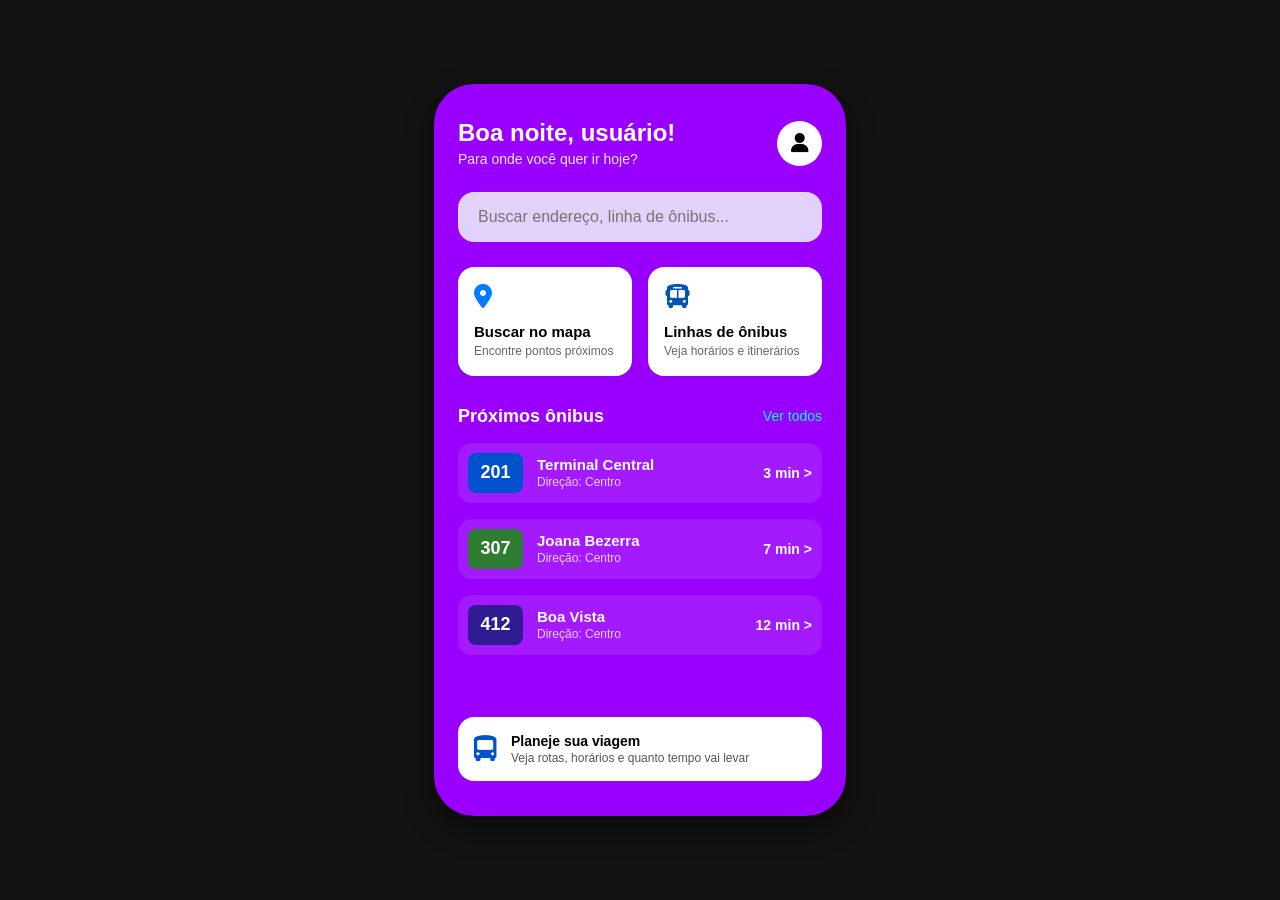
<file: index.html>
<!DOCTYPE html>
<html lang="pt-BR">
<head>
    <meta charset="UTF-8">
    <meta name="viewport" content="width=device-width, initial-scale=1.0">
    <title>Painel de Ônibus</title>
    <link rel="stylesheet" href="style.css">
    <link rel="stylesheet" href="https://cdnjs.cloudflare.com/ajax/libs/font-awesome/6.4.0/css/all.min.css">
</head>
<body>

    <div class="app-container main-screen">
        <header class="app-header">
            <div class="user-info">
                <h1>Olá, usuário!</h1>
                <p>Para onde você quer ir hoje?</p>
            </div>
            <div class="user-avatar">
                <i class="fa-solid fa-user"></i>
            </div>
        </header>
        <div class="search-container">
            <div class="search-box">
                <input type="text" placeholder="Buscar endereço, linha de ônibus...">
            </div>
        </div>
        <div class="actions-grid">
            <a href="mapa.html" class="action-card nav-link">
                <div class="icon-wrapper blue-icon">
                    <i class="fa-solid fa-location-dot"></i>
                </div>
                <h3>Buscar no mapa</h3>
                <p>Encontre pontos próximos</p>
            </a>

            <div class="action-card">
                <div class="icon-wrapper bus-icon">
                    <i class="fa-solid fa-bus"></i>
                </div>
                <h3>Linhas de ônibus</h3>
                <p>Veja horários e itinerários</p>
            </div>
        </div>
        <section class="bus-section">
            <div class="section-header">
                <h2>Próximos ônibus</h2>
                <a href="#" class="see-all">Ver todos</a>
            </div>
            <div class="bus-item">
                <div class="bus-number badge-201">201</div>
                <div class="bus-details">
                    <h4>Terminal Central</h4>
                    <p>Direção: Centro</p>
                </div>
                <div class="bus-time">3 min &gt;</div>
            </div>
            <div class="bus-item">
                <div class="bus-number badge-307">307</div>
                <div class="bus-details">
                    <h4>Joana Bezerra</h4>
                    <p>Direção: Centro</p>
                </div>
                <div class="bus-time">7 min &gt;</div>
            </div>
            <div class="bus-item">
                <div class="bus-number badge-412">412</div>
                <div class="bus-details">
                    <h4>Boa Vista</h4>
                    <p>Direção: Centro</p>
                </div>
                <div class="bus-time">12 min &gt;</div>
            </div>
        </section>
        <footer class="footer-banner">
            <div class="banner-icon">
                <i class="fa-solid fa-bus-simple"></i>
            </div>
            <div class="banner-text">
                <h3>Planeje sua viagem</h3>
                <p>Veja rotas, horários e quanto tempo vai levar</p>
            </div>
        </footer>
    </div>

    <script src="script.js"></script>
</body>
</html>
</file>
<file: style.css>
* {
    margin: 0;
    padding: 0;
    box-sizing: border-box;
    font-family: 'Segoe UI', Tahoma, Geneva, Verdana, sans-serif;
}

body {
    background-color: #121212;
    display: flex;
    justify-content: center;
    align-items: center;
    min-height: 100vh;
    padding: 20px;
}

.app-container {
    width: 100%;
    max-width: 412px;
    height: 732px;
    border-radius: 40px;
    position: relative;
    overflow: hidden;
    box-shadow: 0 12px 30px rgba(0, 0, 0, 0.4);
}

.main-screen {
    background-color: #9900FF; 
    padding: 35px 24px;
    display: flex;
    flex-direction: column;
}

.app-header {
    display: flex;
    justify-content: space-between;
    align-items: center;
    margin-bottom: 25px;
    color: #FFFFFF;
}

.user-info h1 { font-size: 24px; font-weight: bold; }
.user-info p { font-size: 14px; opacity: 0.9; margin-top: 4px; }

.user-avatar {
    width: 45px;
    height: 45px;
    background-color: #FFFFFF;
    border-radius: 50%;
    display: flex;
    justify-content: center;
    align-items: center;
    color: #000000;
    font-size: 20px;
}

.search-container { margin-bottom: 25px; }
.search-box input {
    width: 100%;
    padding: 16px 20px;
    border-radius: 16px;
    border: none;
    background-color: #E2D1F9; 
    font-size: 16px;
    outline: none;
    color: #333;
}

.actions-grid {
    display: flex;
    gap: 16px;
    margin-bottom: 30px;
}

.action-card {
    flex: 1;
    background-color: #FFFFFF;
    border-radius: 16px;
    padding: 16px;
    color: #000000;
    box-shadow: 0 4px 10px rgba(0,0,0,0.05);
}

.nav-link {
    text-decoration: none;
    display: block;
    transition: transform 0.2s ease;
}
.nav-link:hover { transform: scale(1.03); }

.icon-wrapper { font-size: 24px; margin-bottom: 12px; }
.blue-icon { color: #007BFF; }
.bus-icon { color: #0056b3; }

.action-card h3 { font-size: 15px; font-weight: bold; margin-bottom: 4px; }
.action-card p { font-size: 12px; color: #666; line-height: 1.3; }

.bus-section { margin-bottom: auto; color: #FFFFFF; }
.section-header {
    display: flex;
    justify-content: space-between;
    align-items: center;
    margin-bottom: 16px;
}
.section-header h2 { font-size: 18px; font-weight: bold; }
.see-all { color: #00FFCC; font-size: 14px; text-decoration: none; }

.bus-item {
    display: flex;
    align-items: center;
    margin-bottom: 16px;
    background: rgba(255, 255, 255, 0.1);
    padding: 10px;
    border-radius: 14px;
}
.bus-number {
    width: 55px;
    height: 40px;
    border-radius: 8px;
    display: flex;
    justify-content: center;
    align-items: center;
    font-weight: bold;
    font-size: 18px;
    color: #FFFFFF;
    margin-right: 14px;
}
.badge-201 { background-color: #0052CC; }
.badge-307 { background-color: #2E7D32; }
.badge-412 { background-color: #311B92; }

.bus-details { flex: 1; }
.bus-details h4 { font-size: 15px; font-weight: bold; }
.bus-details p { font-size: 12px; opacity: 0.8; margin-top: 2px; }
.bus-time { font-size: 14px; font-weight: bold; }


.footer-banner {
    background-color: #FFFFFF;
    border-radius: 16px;
    padding: 16px;
    display: flex;
    align-items: center;
    color: #000000;
    margin-top: 15px;
}
.banner-icon { font-size: 26px; color: #0052CC; margin-right: 14px; }
.banner-text h3 { font-size: 14px; font-weight: bold; }
.banner-text p { font-size: 12px; color: #555; margin-top: 2px; }
</file>
